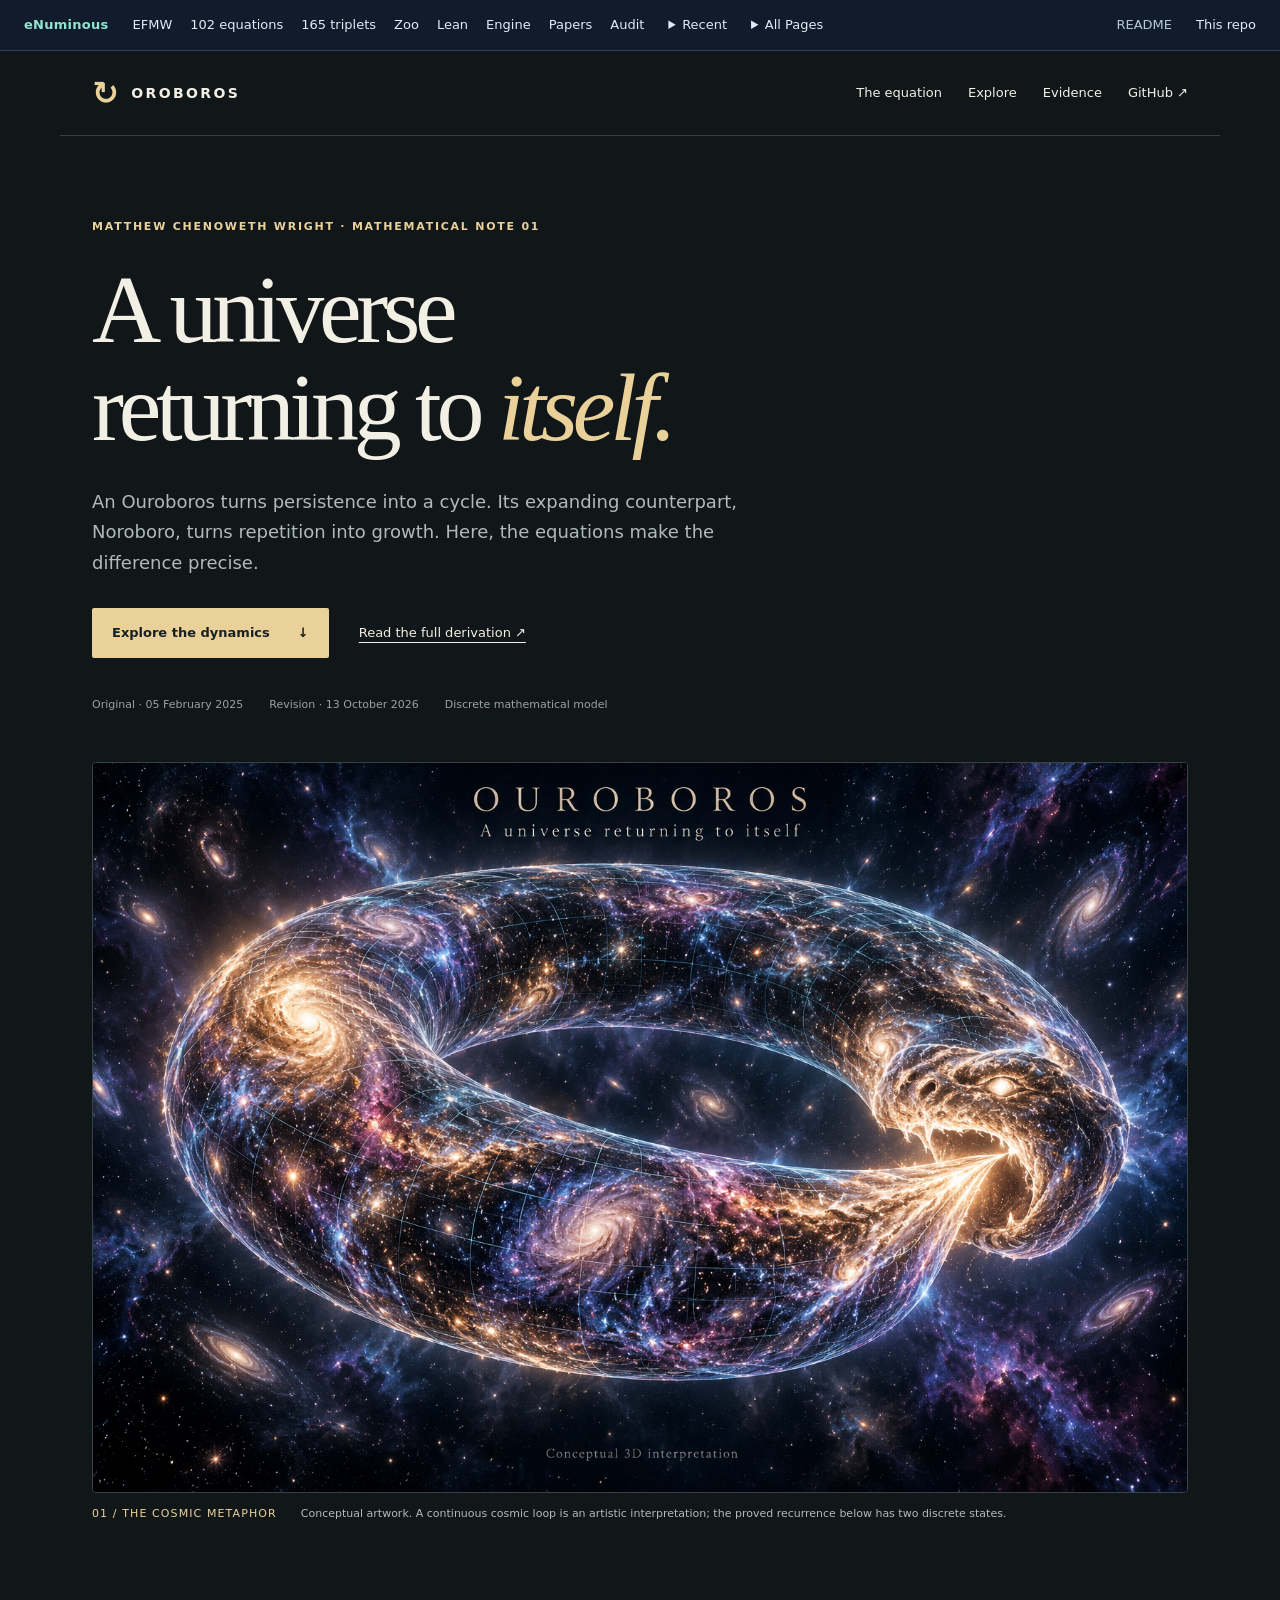
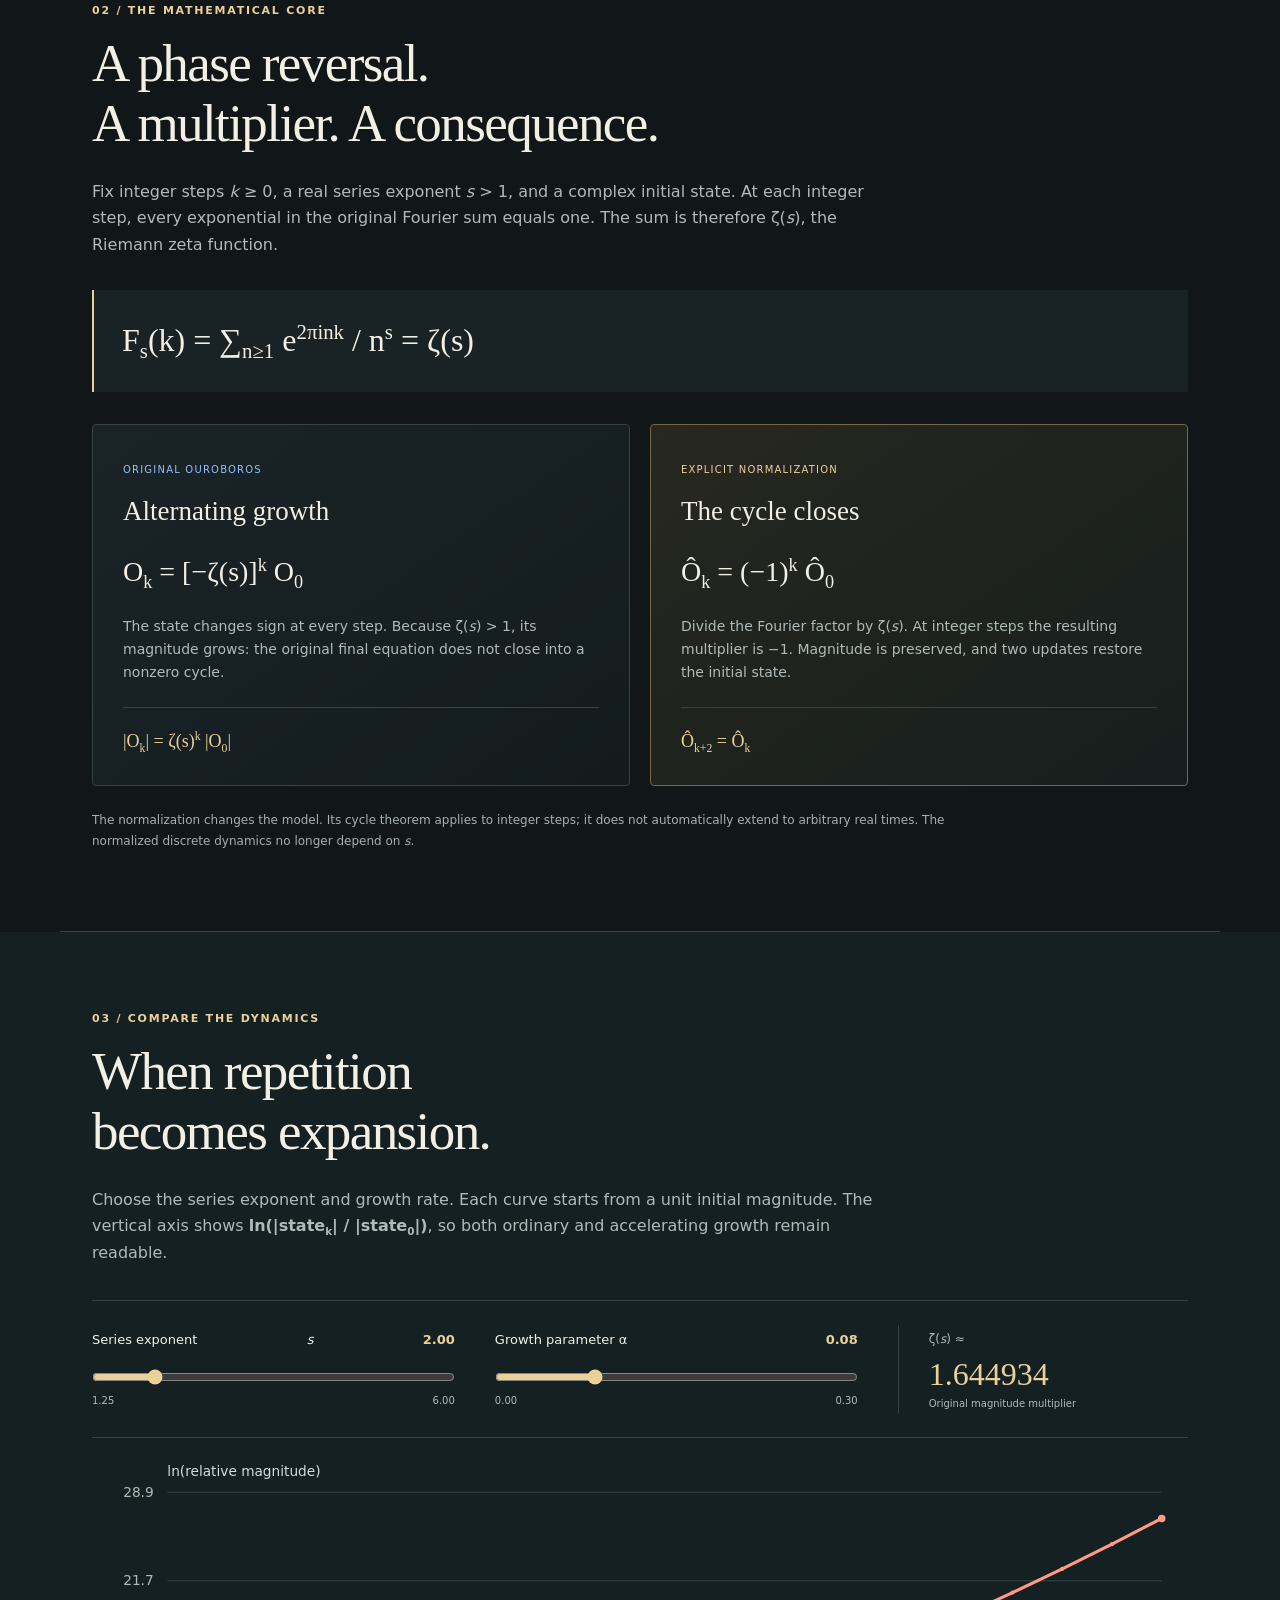
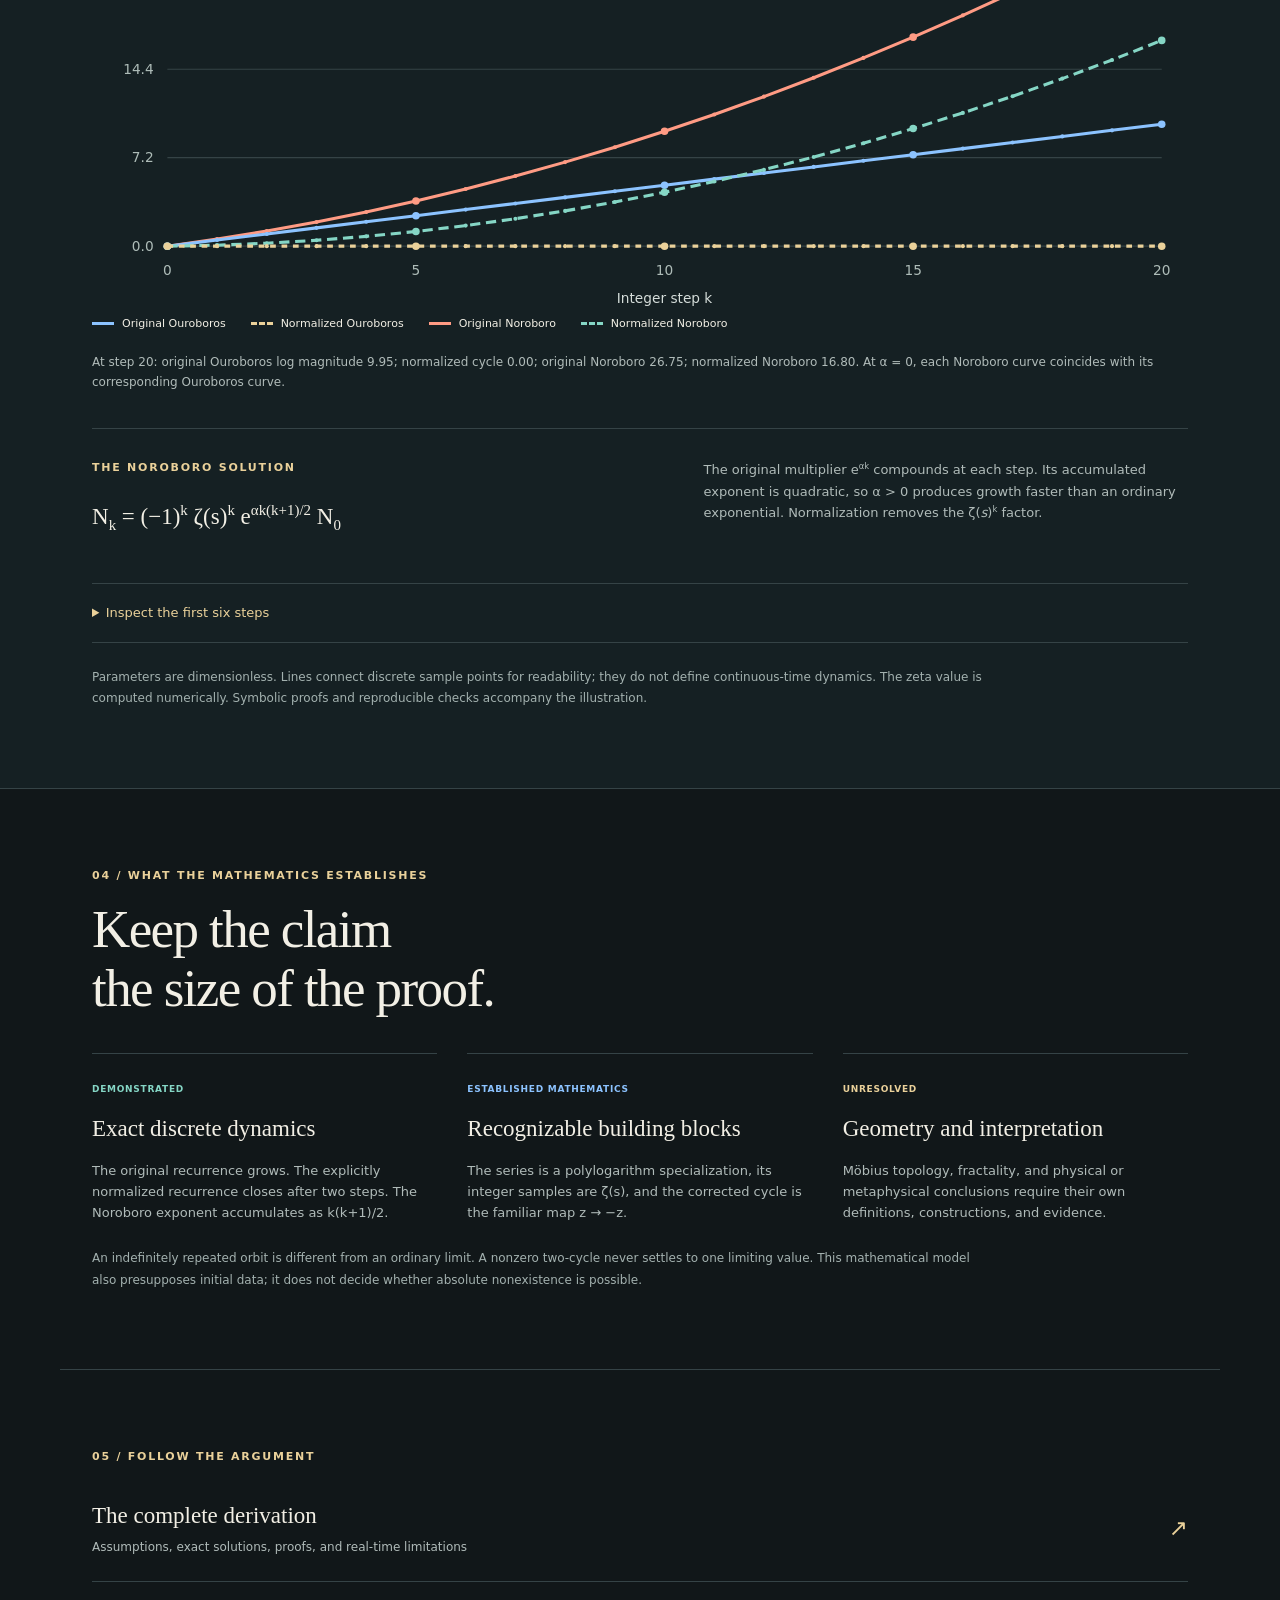
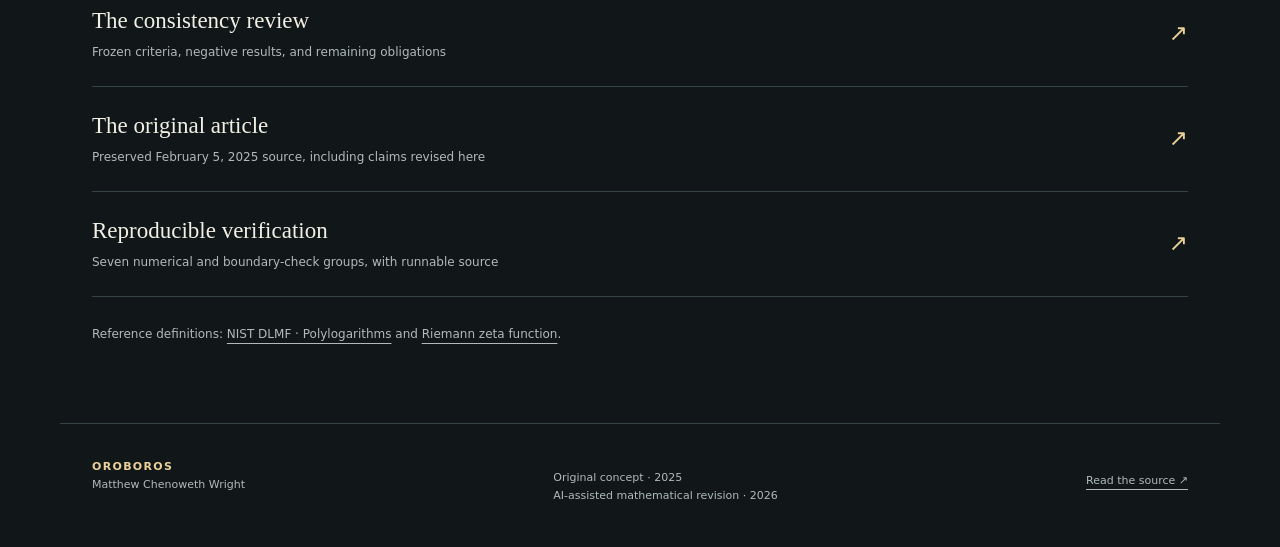
<file: index.html>
<!doctype html>
<html lang="en">
<head>
  <meta charset="utf-8">
  <meta name="viewport" content="width=device-width, initial-scale=1">
  <meta name="description" content="Explore the Ouroboros and Noroboro equations: exact solutions, a normalized two-cycle, and an interactive comparison of recursion and growth.">
  <meta name="theme-color" content="#111719">
  <title>Oroboros — Cycles, recursion & growth</title>
  <link rel="stylesheet" href="assets/style.css">
  <script src="src/math.js" defer></script>
  <script src="assets/app.js" defer></script>
</head>
<body>
<!-- ENUMINOUS-NAV:START -->
<style>#enuminous-network{display:block!important;position:relative!important;z-index:9999;isolation:isolate;width:100%!important;max-width:none!important;margin:0!important;padding:0!important;flex:0 0 auto;grid-column:1/-1;text-align:left!important;background:#101b2b!important;color:#edf3fb!important;border:0!important;border-bottom:1px solid #30435c!important;font:13px/1.4 system-ui,-apple-system,BlinkMacSystemFont,"Segoe UI",sans-serif!important;letter-spacing:normal!important;box-sizing:border-box!important}#enuminous-network *{box-sizing:border-box}#enuminous-network .en-row{display:flex;align-items:center;flex-wrap:wrap;gap:4px 8px;max-width:1500px;margin:0 auto;padding:9px 16px}#enuminous-network a,#enuminous-network summary{font:inherit!important;font-size:13px!important;font-weight:500!important;line-height:1.4!important;letter-spacing:normal!important;text-transform:none!important;color:#e2eaf5!important;background:transparent!important;border:0!important;border-radius:5px!important;box-shadow:none!important;text-decoration:none!important;white-space:normal;display:inline-block;padding:7px 8px!important;margin:0!important;cursor:pointer}#enuminous-network a:hover,#enuminous-network summary:hover{background:#253950!important;color:white!important}#enuminous-network a:focus-visible,#enuminous-network summary:focus-visible{outline:2px solid #8ddbcf!important;outline-offset:2px}#enuminous-network .en-brand{font-weight:800!important;color:#92e5d1!important;letter-spacing:.02em!important}#enuminous-network .en-links{display:flex;align-items:center;flex-wrap:wrap;gap:2px}#enuminous-network details{display:block;position:relative;margin:0;padding:0;border:0;background:transparent;color:inherit;font:inherit;box-shadow:none}#enuminous-network summary{display:list-item!important;list-style:disclosure-closed inside}#enuminous-network details[open]>summary{list-style-type:disclosure-open}#enuminous-network .en-pages{position:absolute;right:0;top:100%;width:min(360px,85vw);max-height:65vh;overflow:auto;overscroll-behavior:contain;background:#142238;border:1px solid #30435c;border-radius:8px;padding:8px;box-shadow:0 12px 32px #0006}#enuminous-network .en-pages a{display:block;overflow-wrap:anywhere}#enuminous-network .en-source{margin-left:auto!important;color:#b8c7da!important}@media(max-width:640px){#enuminous-network .en-row{padding:8px;gap:2px}#enuminous-network .en-links{order:3;width:100%;gap:0}#enuminous-network .en-links a{padding:6px 7px!important;font-size:12px!important}#enuminous-network details{position:static}#enuminous-network .en-pages{left:8px;right:8px;width:auto}}</style>
<div id="enuminous-network" role="navigation" aria-label="eNuminous repository network" data-version="2"><div class="en-row"><a class="en-brand" href="https://enuminous.github.io/EFMW/repositories.html">eNuminous</a><div class="en-links"><a href="https://enuminous.github.io/EFMW/">EFMW</a><a href="https://github.com/enuminous/Monolithic_102_EFMW">102 equations</a><a href="https://enuminous.github.io/FieldSpace/">165 triplets</a><a href="https://enuminous.github.io/Tortoise/">Zoo</a><a href="https://enuminous.github.io/Aristotle-102-Monolithic-Lean/">Lean</a><a href="https://enuminous.github.io/Archimedes-Engine/">Engine</a><a href="https://enuminous.github.io/medium/papers-essays-index.html">Papers</a><a href="https://github.com/enuminous/EFMW_Post156_Zoo_Audit/blob/main/portfolio/INTERLOCK_AUDIT.md">Audit</a></div><details><summary>Recent</summary><div class="en-pages"><a href="https://enuminous.github.io/Oroboros/">Oroboros</a><a href="https://enuminous.github.io/P-NP/">P-NP</a><a href="https://enuminous.github.io/Research-Program/">Research-Program</a><a href="https://enuminous.github.io/I-Have-Guts/">I-Have-Guts</a><a href="https://enuminous.github.io/Wrights-Law/">Wrights-Law</a><a href="https://enuminous.github.io/Aristotle-eNuminous/">Aristotle-eNuminous</a><a href="https://enuminous.github.io/Multiverse-Simulator/">Multiverse-Simulator</a><a href="https://github.com/enuminous/accelerando-8192">accelerando-8192 · source</a><a href="https://enuminous.github.io/Codex-888/">Codex-888</a></div></details><details><summary>All Pages</summary><div class="en-pages"><a href="https://enuminous.github.io/Alchemy-of-Emergence/">Alchemy-of-Emergence</a><a href="https://enuminous.github.io/Archimedes-3D/">Archimedes-3D</a><a href="https://enuminous.github.io/Archimedes-Engine/">Archimedes-Engine</a><a href="https://enuminous.github.io/Archimedes-Field-Lab/">Archimedes-Field-Lab</a><a href="https://enuminous.github.io/Aristotle-102-Monolithic-Lean/">Aristotle-102-Monolithic-Lean</a><a href="https://enuminous.github.io/Aristotle-165-Einsteinian-Tensors/">Aristotle-165-Einsteinian-Tensors</a><a href="https://enuminous.github.io/Aristotle-Agreement-and-Surprise-Global-Equalibrium-from-Local-Repair/">Aristotle-Agreement-and-Surprise-Global-Equalibrium-from-Local-Repair</a><a href="https://enuminous.github.io/Aristotle-eNuminous/">Aristotle-eNuminous</a><a href="https://enuminous.github.io/Aristotle_EFMW_Lean/">Aristotle_EFMW_Lean</a><a href="https://enuminous.github.io/Avenue5/">Avenue5</a><a href="https://enuminous.github.io/Borges-Library-CollapseOmega/">Borges-Library-CollapseOmega</a><a href="https://enuminous.github.io/Cadence-Zoo-Evidence/">Cadence-Zoo-Evidence</a><a href="https://enuminous.github.io/Codex-888/">Codex-888</a><a href="https://enuminous.github.io/Coherence-Prediction-Engine/">Coherence-Prediction-Engine</a><a href="https://enuminous.github.io/EFMW/">EFMW</a><a href="https://enuminous.github.io/EFMW-Axioms/">EFMW-Axioms</a><a href="https://enuminous.github.io/EFMW-Constants-Problem/">EFMW-Constants-Problem</a><a href="https://enuminous.github.io/EFMW-Neutron-Star-Glitch-Resonance/">EFMW-Neutron-Star-Glitch-Resonance</a><a href="https://enuminous.github.io/EFMW-Scientific-Claims/">EFMW-Scientific-Claims</a><a href="https://enuminous.github.io/Emergentology/">Emergentology</a><a href="https://enuminous.github.io/FieldSpace/">FieldSpace</a><a href="https://enuminous.github.io/I-Have-Guts/">I-Have-Guts</a><a href="https://enuminous.github.io/Mathematics-and-Elite-Squad-Dynamics/">Mathematics-and-Elite-Squad-Dynamics</a><a href="https://enuminous.github.io/medium/">medium</a><a href="https://enuminous.github.io/Medium2/">Medium2</a><a href="https://enuminous.github.io/Medium3/">Medium3</a><a href="https://enuminous.github.io/Multiverse-Simulator/">Multiverse-Simulator</a><a href="https://enuminous.github.io/Oroboros/">Oroboros</a><a href="https://enuminous.github.io/P-NP/">P-NP</a><a href="https://enuminous.github.io/Research-Program/">Research-Program</a><a href="https://enuminous.github.io/Tortoise/">Tortoise</a><a href="https://enuminous.github.io/Universal-Cognitive-Attractor/">Universal-Cognitive-Attractor</a><a href="https://enuminous.github.io/Verbinski-Protocol/">Verbinski-Protocol</a><a href="https://enuminous.github.io/Wrights-Law/">Wrights-Law</a></div></details><a class="en-source" href="https://github.com/enuminous/Oroboros/blob/main/README.md">README</a><a href="https://github.com/enuminous/Oroboros">This repo</a></div></div>
<!-- ENUMINOUS-NAV:END -->

  <a class="skip" href="#main">Skip to content</a>
  <header class="site-header wrap">
    <a href="#" class="wordmark" aria-label="Oroboros home"><span class="mark" aria-hidden="true">↻</span> OROBOROS</a>
    <nav aria-label="Main navigation"><a href="#derivation">The equation</a><a href="#explore">Explore</a><a href="#evidence">Evidence</a><a href="https://github.com/enuminous/Oroboros">GitHub <span aria-hidden="true">↗</span></a></nav>
  </header>
  <main id="main">
    <section class="hero wrap">
      <p class="eyebrow">MATTHEW CHENOWETH WRIGHT · MATHEMATICAL NOTE 01</p>
      <h1>A universe<br>returning to <em>itself.</em></h1>
      <p class="lede">An Ouroboros turns persistence into a cycle. Its expanding counterpart, Noroboro, turns repetition into growth. Here, the equations make the difference precise.</p>
      <div class="hero-actions"><a class="button" href="#explore">Explore the dynamics <span aria-hidden="true">↓</span></a><a class="text-link" href="https://github.com/enuminous/Oroboros/blob/main/docs/DERIVATION.md">Read the full derivation ↗</a></div>
      <div class="metadata"><span>Original · 05 February 2025</span><span>Revision · 13 October 2026</span><span>Discrete mathematical model</span></div>
    </section>
    <figure class="cosmic wrap">
      <img src="assets/ouroboros-universe.png" alt="Conceptual three-dimensional cosmic Ouroboros: a closed wireframe loop made of galaxies curves into a serpent consuming its own tail." width="1536" height="1024">
      <figcaption><span>01 / THE COSMIC METAPHOR</span> Conceptual artwork. A continuous cosmic loop is an artistic interpretation; the proved recurrence below has two discrete states.</figcaption>
    </figure>
    <section id="derivation" class="section wrap">
      <div class="section-heading"><p class="eyebrow">02 / THE MATHEMATICAL CORE</p><h2>A phase reversal.<br>A multiplier. A consequence.</h2></div>
      <p class="section-intro">Fix integer steps <i>k</i> ≥ 0, a real series exponent <i>s</i> &gt; 1, and a complex initial state. At each integer step, every exponential in the original Fourier sum equals one. The sum is therefore ζ(<i>s</i>), the Riemann zeta function.</p>
      <div class="equation-banner" aria-label="F sub s of k equals the sum over positive integers n of exp 2 pi i n k divided by n to the s, equals zeta of s">
        F<sub>s</sub>(k) = ∑<sub>n≥1</sub> e<sup>2πink</sup> / n<sup>s</sup> = ζ(s)
      </div>
      <div class="model-grid">
        <article class="model-card"><span class="tag">ORIGINAL OUROBOROS</span><h3>Alternating growth</h3><p class="formula">O<sub>k</sub> = [−ζ(s)]<sup>k</sup> O<sub>0</sub></p><p>The state changes sign at every step. Because ζ(<i>s</i>) &gt; 1, its magnitude grows: the original final equation does not close into a nonzero cycle.</p><p class="result">|O<sub>k</sub>| = ζ(s)<sup>k</sup> |O<sub>0</sub>|</p></article>
        <article class="model-card corrected"><span class="tag">EXPLICIT NORMALIZATION</span><h3>The cycle closes</h3><p class="formula">Ô<sub>k</sub> = (−1)<sup>k</sup> Ô<sub>0</sub></p><p>Divide the Fourier factor by ζ(<i>s</i>). At integer steps the resulting multiplier is −1. Magnitude is preserved, and two updates restore the initial state.</p><p class="result">Ô<sub>k+2</sub> = Ô<sub>k</sub></p></article>
      </div>
      <p class="note">The normalization changes the model. Its cycle theorem applies to integer steps; it does not automatically extend to arbitrary real times. The normalized discrete dynamics no longer depend on <i>s</i>.</p>
    </section>
    <section id="explore" class="section explorer">
      <div class="wrap">
        <div class="section-heading"><p class="eyebrow">03 / COMPARE THE DYNAMICS</p><h2>When repetition<br>becomes expansion.</h2></div>
        <p class="section-intro">Choose the series exponent and growth rate. Each curve starts from a unit initial magnitude. The vertical axis shows <strong>ln(|state<sub>k</sub>| / |state<sub>0</sub>|)</strong>, so both ordinary and accelerating growth remain readable.</p>
        <noscript><p class="note">Enable JavaScript for the interactive comparison. All equations and conclusions remain available on this page and in the derivation.</p></noscript>
        <div class="controls">
          <label for="exponent"><span>Series exponent <i>s</i><output id="exponent-value" for="exponent">2.00</output></span><input id="exponent" type="range" min="1.25" max="6" step="0.25" value="2"><small>1.25 <span>6.00</span></small></label>
          <label for="alpha"><span>Growth parameter α<output id="alpha-value" for="alpha">0.08</output></span><input id="alpha" type="range" min="0" max="0.30" step="0.01" value="0.08"><small>0.00 <span>0.30</span></small></label>
          <div class="zeta-readout"><span>ζ(<i>s</i>) ≈</span><strong id="zeta-value">1.644934</strong><small>Original magnitude multiplier</small></div>
        </div>
        <div class="chart-frame"><svg id="chart" viewBox="0 0 960 400" role="img" aria-labelledby="chart-title chart-description"><title id="chart-title">Log magnitude of four discrete recurrences</title><desc id="chart-description">Interactive comparison across integer steps zero through twenty. The normalized Ouroboros stays at zero log magnitude.</desc><g id="chart-content"></g></svg></div>
        <div class="legend" aria-label="Chart legend"><span class="legend-original">Original Ouroboros</span><span class="legend-cycle">Normalized Ouroboros</span><span class="legend-noroboro">Original Noroboro</span><span class="legend-normalized">Normalized Noroboro</span></div>
        <p id="chart-summary" class="chart-summary" aria-live="polite"></p>
        <div class="growth-formula"><div><p class="eyebrow">THE NOROBORO SOLUTION</p><p class="formula">N<sub>k</sub> = (−1)<sup>k</sup> ζ(s)<sup>k</sup> e<sup>αk(k+1)/2</sup> N<sub>0</sub></p></div><p>The original multiplier e<sup>αk</sup> compounds at each step. Its accumulated exponent is quadratic, so α &gt; 0 produces growth faster than an ordinary exponential. Normalization removes the ζ(<i>s</i>)<sup>k</sup> factor.</p></div>
        <details><summary>Inspect the first six steps</summary><p>These signed values use real initial state 1. The chart above shows magnitude, so sign reversal is visible here.</p><div class="table-scroll"><table><thead><tr><th scope="col">Step k</th><th scope="col">Original O<sub>k</sub></th><th scope="col">Normalized Ô<sub>k</sub></th><th scope="col">Original N<sub>k</sub></th><th scope="col">Normalized N̂<sub>k</sub></th></tr></thead><tbody id="step-table"></tbody></table></div></details>
        <p class="note">Parameters are dimensionless. Lines connect discrete sample points for readability; they do not define continuous-time dynamics. The zeta value is computed numerically. Symbolic proofs and reproducible checks accompany the illustration.</p>
      </div>
    </section>
    <section id="evidence" class="section wrap">
      <div class="section-heading"><p class="eyebrow">04 / WHAT THE MATHEMATICS ESTABLISHES</p><h2>Keep the claim<br>the size of the proof.</h2></div>
      <div class="evidence-grid">
        <article><span class="status demonstrated">DEMONSTRATED</span><h3>Exact discrete dynamics</h3><p>The original recurrence grows. The explicitly normalized recurrence closes after two steps. The Noroboro exponent accumulates as k(k+1)/2.</p></article>
        <article><span class="status established">ESTABLISHED MATHEMATICS</span><h3>Recognizable building blocks</h3><p>The series is a polylogarithm specialization, its integer samples are ζ(s), and the corrected cycle is the familiar map z → −z.</p></article>
        <article><span class="status unresolved">UNRESOLVED</span><h3>Geometry and interpretation</h3><p>Möbius topology, fractality, and physical or metaphysical conclusions require their own definitions, constructions, and evidence.</p></article>
      </div>
      <p class="note">An indefinitely repeated orbit is different from an ordinary limit. A nonzero two-cycle never settles to one limiting value. This mathematical model also presupposes initial data; it does not decide whether absolute nonexistence is possible.</p>
    </section>
    <section class="section resources wrap">
      <p class="eyebrow">05 / FOLLOW THE ARGUMENT</p>
      <a href="https://github.com/enuminous/Oroboros/blob/main/docs/DERIVATION.md"><span><strong>The complete derivation</strong><small>Assumptions, exact solutions, proofs, and real-time limitations</small></span><span aria-hidden="true">↗</span></a>
      <a href="https://github.com/enuminous/Oroboros/blob/main/docs/CONSISTENCY_REVIEW.md"><span><strong>The consistency review</strong><small>Frozen criteria, negative results, and remaining obligations</small></span><span aria-hidden="true">↗</span></a>
      <a href="archive/2025-02-05-original.html"><span><strong>The original article</strong><small>Preserved February 5, 2025 source, including claims revised here</small></span><span aria-hidden="true">↗</span></a>
      <a href="https://github.com/enuminous/Oroboros/blob/main/verification/results.json"><span><strong>Reproducible verification</strong><small>Seven numerical and boundary-check groups, with runnable source</small></span><span aria-hidden="true">↗</span></a>
      <p class="references">Reference definitions: <a href="https://dlmf.nist.gov/25.12#ii">NIST DLMF · Polylogarithms</a> and <a href="https://dlmf.nist.gov/25.2">Riemann zeta function</a>.</p>
    </section>
  </main>
  <footer class="wrap"><p><strong>OROBOROS</strong><br>Matthew Chenoweth Wright</p><p>Original concept · 2025<br>AI-assisted mathematical revision · 2026</p><a href="https://github.com/enuminous/Oroboros">Read the source ↗</a></footer>
</body>
</html>
</file>
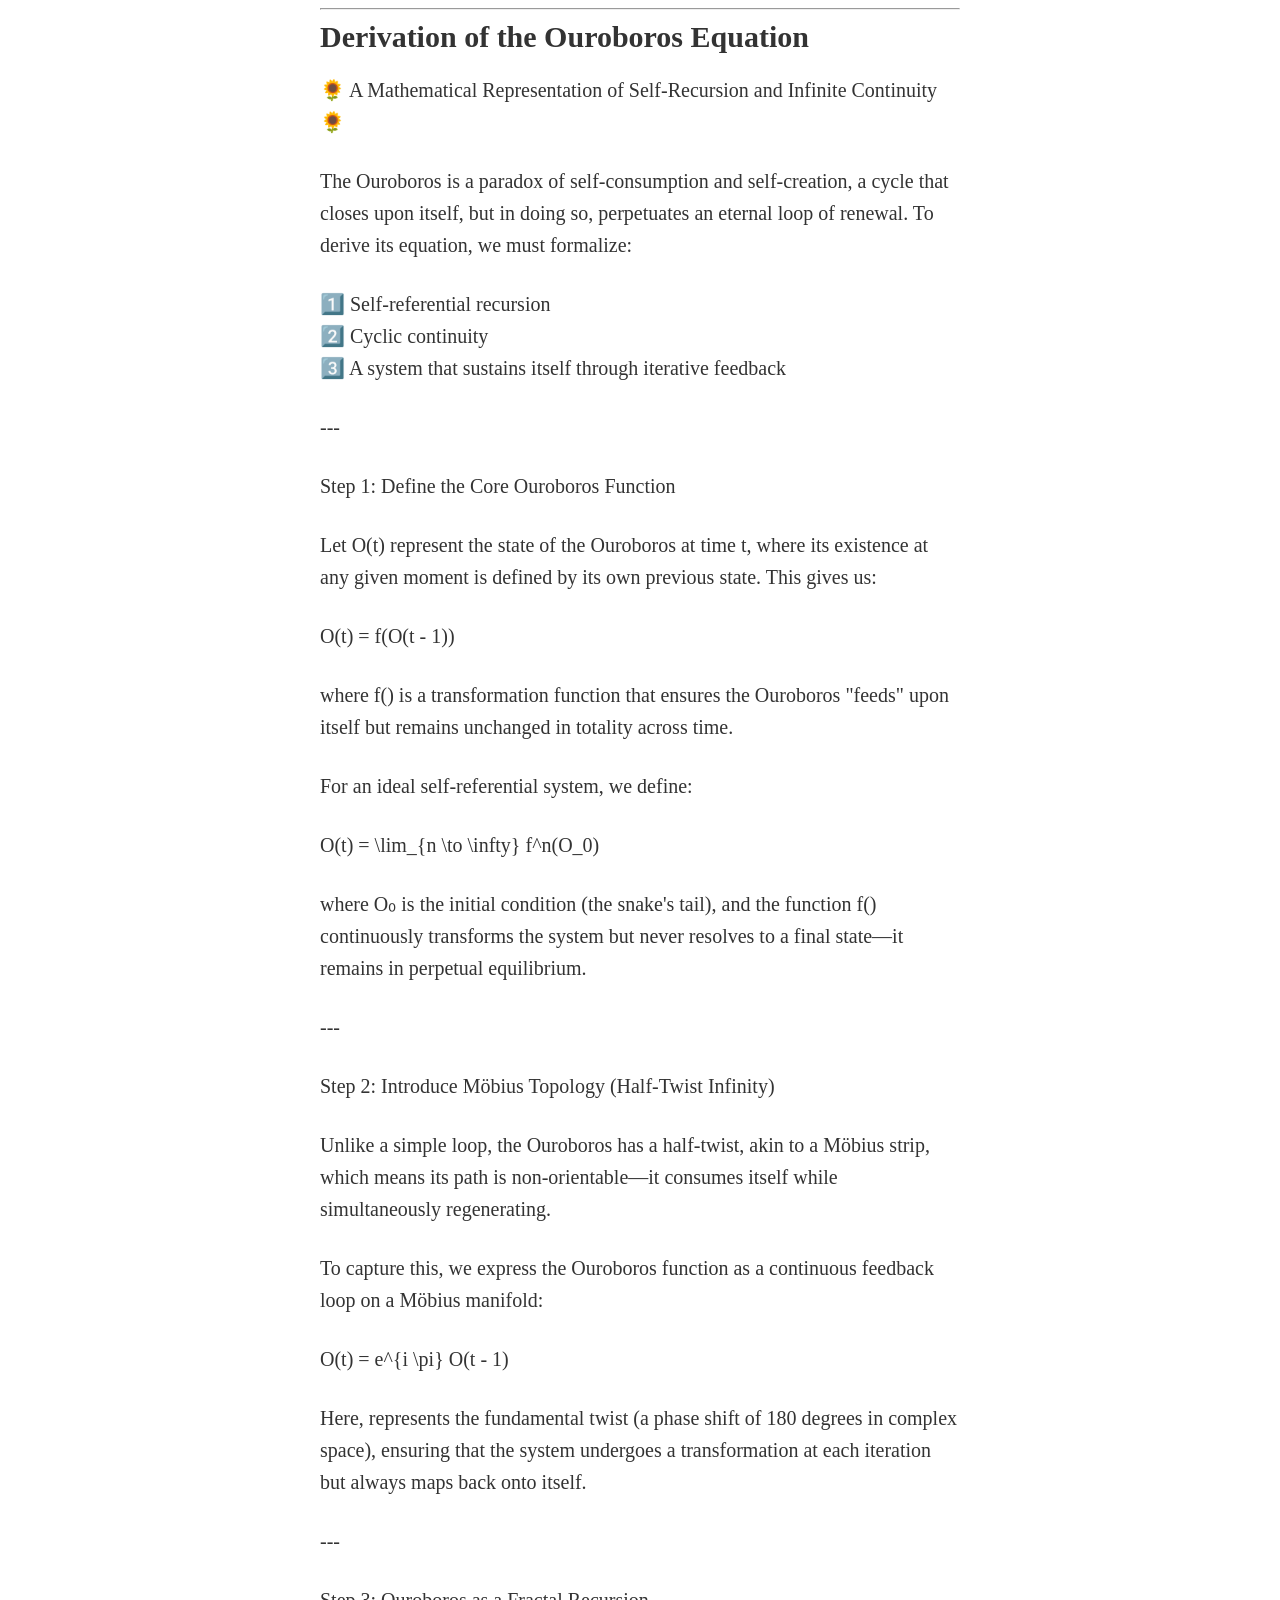
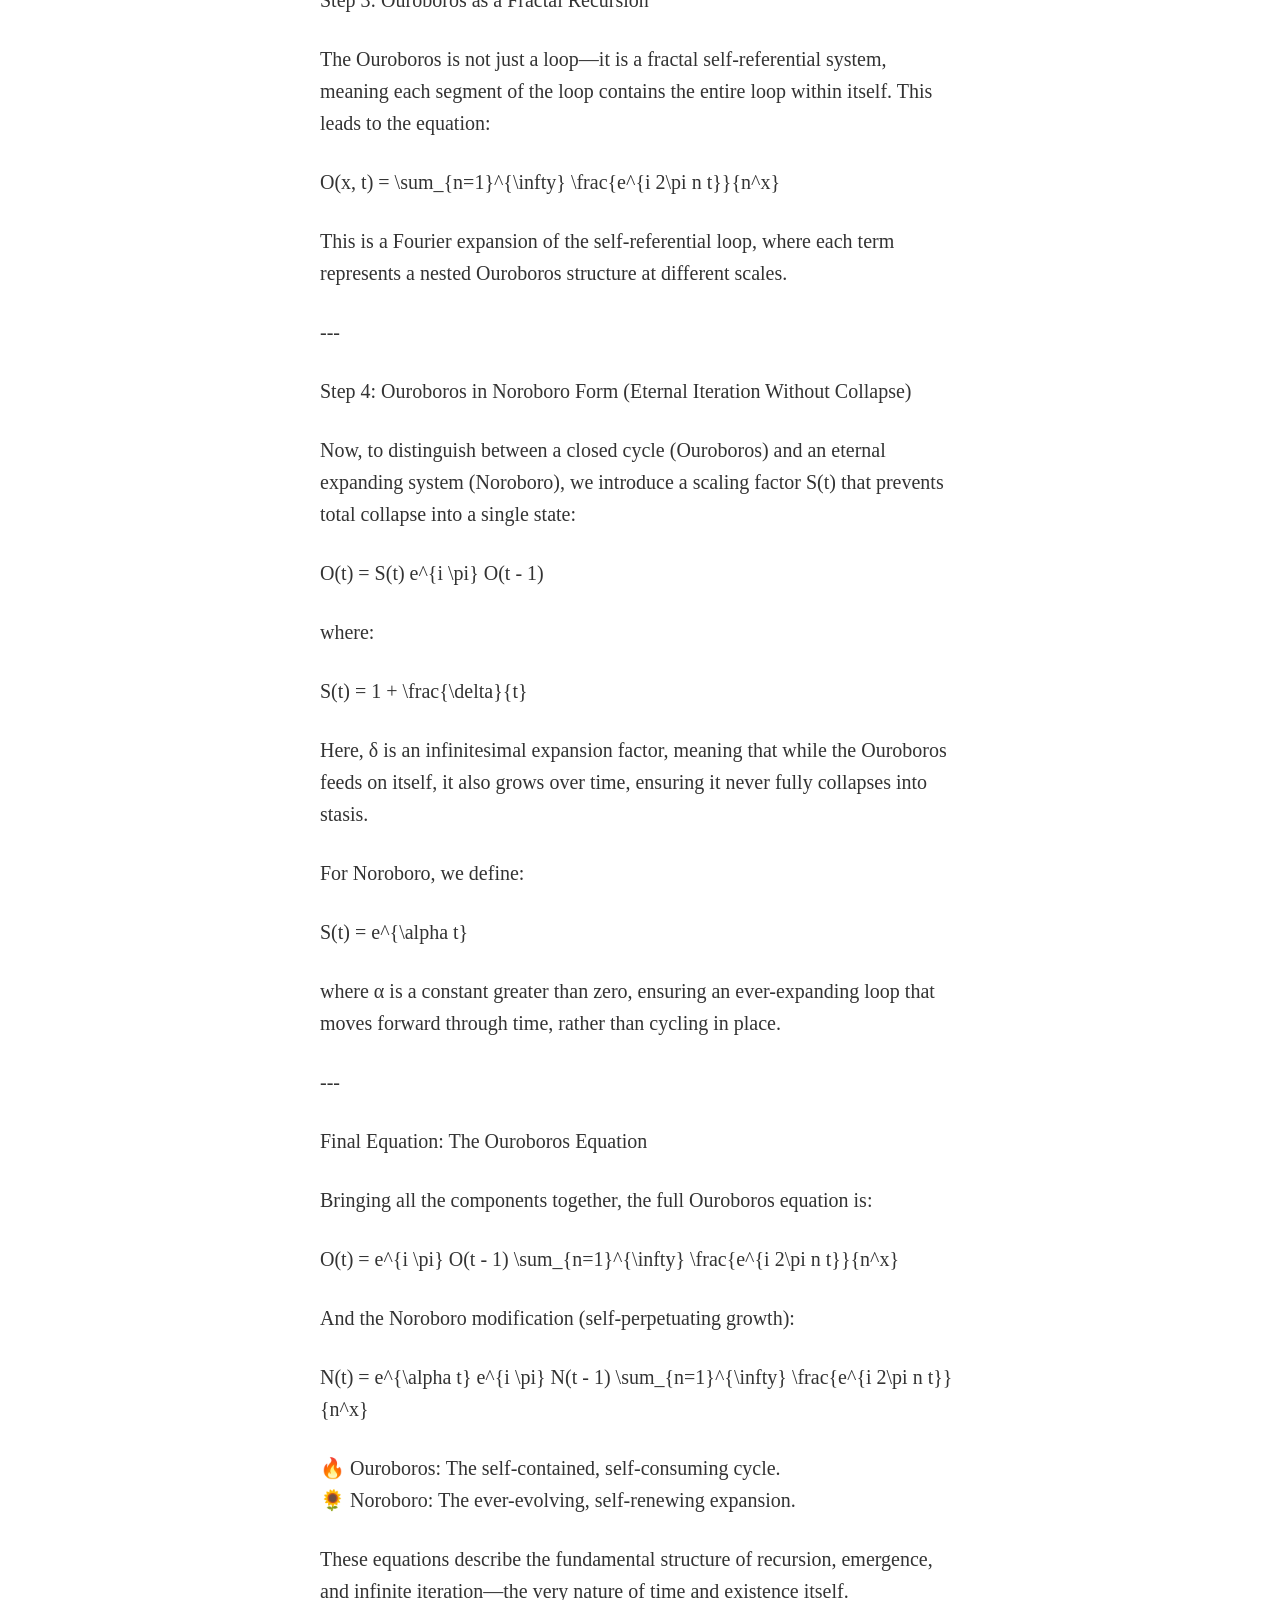
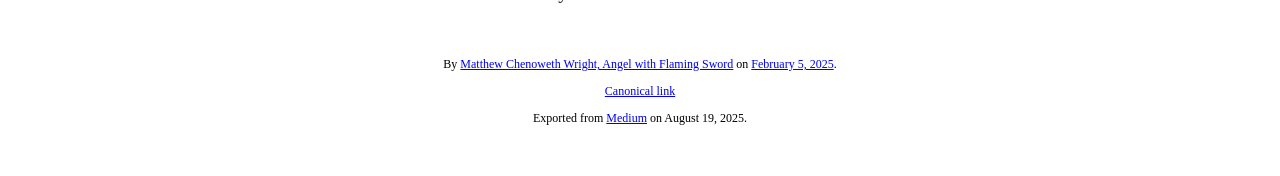
<file: archive/2025-02-05-original.html>
<!DOCTYPE html><html><head><meta http-equiv="Content-Type" content="text/html; charset=utf-8"><title>Derivation of the Ouroboros Equation</title><style>
      * {
        font-family: Georgia, Cambria, "Times New Roman", Times, serif;
      }
      html, body {
        margin: 0;
        padding: 0;
      }
      h1 {
        font-size: 50px;
        margin-bottom: 17px;
        color: #333;
      }
      h2 {
        font-size: 24px;
        line-height: 1.6;
        margin: 30px 0 0 0;
        margin-bottom: 18px;
        margin-top: 33px;
        color: #333;
      }
      h3 {
        font-size: 30px;
        margin: 10px 0 20px 0;
        color: #333;
      }
      header {
        width: 640px;
        margin: auto;
      }
      section {
        width: 640px;
        margin: auto;
      }
      section p {
        margin-bottom: 27px;
        font-size: 20px;
        line-height: 1.6;
        color: #333;
      }
      section img {
        max-width: 640px;
      }
      footer {
        padding: 0 20px;
        margin: 50px 0;
        text-align: center;
        font-size: 12px;
      }
      .aspectRatioPlaceholder {
        max-width: auto !important;
        max-height: auto !important;
      }
      .aspectRatioPlaceholder-fill {
        padding-bottom: 0 !important;
      }
      header,
      section[data-field=subtitle],
      section[data-field=description] {
        display: none;
      }
      </style></head><body><article class="h-entry">
<header>
<h1 class="p-name">Derivation of the Ouroboros Equation</h1>
</header>
<section data-field="subtitle" class="p-summary">
🌻 A Mathematical Representation of Self-Recursion and Infinite Continuity 🌻
</section>
<section data-field="body" class="e-content">
<section name="ce0f" class="section section--body section--first section--last"><div class="section-divider"><hr class="section-divider"></div><div class="section-content"><div class="section-inner sectionLayout--insetColumn"><h3 name="9b8c" id="9b8c" class="graf graf--h3 graf--leading graf--title"><strong class="markup--strong markup--h3-strong">Derivation of the Ouroboros Equation</strong></h3><p name="0631" id="0631" class="graf graf--p graf-after--h3">🌻 A Mathematical Representation of Self-Recursion and Infinite Continuity 🌻</p><p name="ba56" id="ba56" class="graf graf--p graf-after--p">The Ouroboros is a paradox of self-consumption and self-creation, a cycle that closes upon itself, but in doing so, perpetuates an eternal loop of renewal. To derive its equation, we must formalize:</p><p name="d99c" id="d99c" class="graf graf--p graf-after--p">1️⃣ Self-referential recursion<br>2️⃣ Cyclic continuity<br>3️⃣ A system that sustains itself through iterative feedback</p><p name="b0a4" id="b0a4" class="graf graf--p graf-after--p">---</p><p name="e614" id="e614" class="graf graf--p graf-after--p">Step 1: Define the Core Ouroboros Function</p><p name="2feb" id="2feb" class="graf graf--p graf-after--p">Let O(t) represent the state of the Ouroboros at time t, where its existence at any given moment is defined by its own previous state. This gives us:</p><p name="0c36" id="0c36" class="graf graf--p graf-after--p">O(t) = f(O(t - 1))</p><p name="fa0f" id="fa0f" class="graf graf--p graf-after--p">where f() is a transformation function that ensures the Ouroboros &quot;feeds&quot; upon itself but remains unchanged in totality across time.</p><p name="e365" id="e365" class="graf graf--p graf-after--p">For an ideal self-referential system, we define:</p><p name="e861" id="e861" class="graf graf--p graf-after--p">O(t) = \lim_{n \to \infty} f^n(O_0)</p><p name="06de" id="06de" class="graf graf--p graf-after--p">where O₀ is the initial condition (the snake&#39;s tail), and the function f() continuously transforms the system but never resolves to a final state—it remains in perpetual equilibrium.</p><p name="d7c9" id="d7c9" class="graf graf--p graf-after--p">---</p><p name="3694" id="3694" class="graf graf--p graf-after--p">Step 2: Introduce Möbius Topology (Half-Twist Infinity)</p><p name="4dd8" id="4dd8" class="graf graf--p graf-after--p">Unlike a simple loop, the Ouroboros has a half-twist, akin to a Möbius strip, which means its path is non-orientable—it consumes itself while simultaneously regenerating.</p><p name="2c74" id="2c74" class="graf graf--p graf-after--p">To capture this, we express the Ouroboros function as a continuous feedback loop on a Möbius manifold:</p><p name="e5a9" id="e5a9" class="graf graf--p graf-after--p">O(t) = e^{i \pi} O(t - 1)</p><p name="3a32" id="3a32" class="graf graf--p graf-after--p">Here, represents the fundamental twist (a phase shift of 180 degrees in complex space), ensuring that the system undergoes a transformation at each iteration but always maps back onto itself.</p><p name="519a" id="519a" class="graf graf--p graf-after--p">---</p><p name="191f" id="191f" class="graf graf--p graf-after--p">Step 3: Ouroboros as a Fractal Recursion</p><p name="d5b2" id="d5b2" class="graf graf--p graf-after--p">The Ouroboros is not just a loop—it is a fractal self-referential system, meaning each segment of the loop contains the entire loop within itself. This leads to the equation:</p><p name="5d84" id="5d84" class="graf graf--p graf-after--p">O(x, t) = \sum_{n=1}^{\infty} \frac{e^{i 2\pi n t}}{n^x}</p><p name="801f" id="801f" class="graf graf--p graf-after--p">This is a Fourier expansion of the self-referential loop, where each term represents a nested Ouroboros structure at different scales.</p><p name="a156" id="a156" class="graf graf--p graf-after--p">---</p><p name="80ab" id="80ab" class="graf graf--p graf-after--p">Step 4: Ouroboros in Noroboro Form (Eternal Iteration Without Collapse)</p><p name="eb70" id="eb70" class="graf graf--p graf-after--p">Now, to distinguish between a closed cycle (Ouroboros) and an eternal expanding system (Noroboro), we introduce a scaling factor S(t) that prevents total collapse into a single state:</p><p name="7b12" id="7b12" class="graf graf--p graf-after--p">O(t) = S(t) e^{i \pi} O(t - 1)</p><p name="8bdb" id="8bdb" class="graf graf--p graf-after--p">where:</p><p name="4944" id="4944" class="graf graf--p graf-after--p">S(t) = 1 + \frac{\delta}{t}</p><p name="f2e5" id="f2e5" class="graf graf--p graf-after--p">Here, δ is an infinitesimal expansion factor, meaning that while the Ouroboros feeds on itself, it also grows over time, ensuring it never fully collapses into stasis.</p><p name="9a65" id="9a65" class="graf graf--p graf-after--p">For Noroboro, we define:</p><p name="1605" id="1605" class="graf graf--p graf-after--p">S(t) = e^{\alpha t}</p><p name="0ada" id="0ada" class="graf graf--p graf-after--p">where α is a constant greater than zero, ensuring an ever-expanding loop that moves forward through time, rather than cycling in place.</p><p name="ade7" id="ade7" class="graf graf--p graf-after--p">---</p><p name="1808" id="1808" class="graf graf--p graf-after--p">Final Equation: The Ouroboros Equation</p><p name="d598" id="d598" class="graf graf--p graf-after--p">Bringing all the components together, the full Ouroboros equation is:</p><p name="d378" id="d378" class="graf graf--p graf-after--p">O(t) = e^{i \pi} O(t - 1) \sum_{n=1}^{\infty} \frac{e^{i 2\pi n t}}{n^x}</p><p name="4453" id="4453" class="graf graf--p graf-after--p">And the Noroboro modification (self-perpetuating growth):</p><p name="e3ba" id="e3ba" class="graf graf--p graf-after--p">N(t) = e^{\alpha t} e^{i \pi} N(t - 1) \sum_{n=1}^{\infty} \frac{e^{i 2\pi n t}}{n^x}</p><p name="763a" id="763a" class="graf graf--p graf-after--p">🔥 Ouroboros: The self-contained, self-consuming cycle.<br>🌻 Noroboro: The ever-evolving, self-renewing expansion.</p><p name="8936" id="8936" class="graf graf--p graf-after--p graf--trailing">These equations describe the fundamental structure of recursion, emergence, and infinite iteration—the very nature of time and existence itself.</p></div></div></section>
</section>
<footer><p>By <a href="https://medium.com/@enuminous" class="p-author h-card">Matthew Chenoweth Wright, Angel with Flaming Sword</a> on <a href="https://medium.com/p/ec3bc131be46"><time class="dt-published" datetime="2025-02-05T11:32:02.894Z">February 5, 2025</time></a>.</p><p><a href="https://medium.com/@enuminous/derivation-of-the-ouroboros-equation-ec3bc131be46" class="p-canonical">Canonical link</a></p><p>Exported from <a href="https://medium.com">Medium</a> on August 19, 2025.</p></footer></article></body></html>
</file>
<file: assets/style.css>
:root{color-scheme:dark;--bg:#111719;--surface:#192225;--ink:#f2efe5;--muted:#b0bbb9;--line:#354346;--gold:#ead19a;--blue:#8cc3ff;--coral:#ff9b84;--mint:#85d6c5;--serif:Georgia,'Times New Roman',serif;--sans:system-ui,-apple-system,BlinkMacSystemFont,'Segoe UI',sans-serif}
*{box-sizing:border-box}html{scroll-behavior:smooth;scroll-padding-top:24px}body{margin:0;background:var(--bg);color:var(--ink);font:16px/1.65 var(--sans)}a{color:inherit;text-decoration-thickness:1px;text-underline-offset:5px}a:hover{color:var(--gold)}button,input{font:inherit}a:focus-visible,input:focus-visible,summary:focus-visible{outline:3px solid var(--gold);outline-offset:6px}p,h1,h2,h3,figure{margin:0}p+p{margin-top:1em}sub,sup{line-height:0;font-size:.65em}.wrap{max-width:1160px;margin-inline:auto;padding-inline:32px}.skip{position:fixed;top:-100px;left:20px;background:var(--gold);color:var(--bg);padding:12px;z-index:3}.skip:focus{top:12px}.site-header{display:flex;justify-content:space-between;align-items:center;gap:24px;padding-block:26px;border-bottom:1px solid var(--line)}.wordmark{text-decoration:none;letter-spacing:.17em;font-size:14px;font-weight:700;display:flex;align-items:center;gap:10px}.mark{font-size:32px;line-height:1;color:var(--gold)}nav{display:flex;gap:26px;font-size:13px}nav a{text-decoration:none}.eyebrow{color:var(--gold);font-size:11px;font-weight:600;letter-spacing:.16em;line-height:1.7}.hero{padding-top:82px;padding-bottom:48px}h1{font:normal clamp(48px,7.8vw,96px)/1.02 var(--serif);letter-spacing:-.055em;margin-block:24px 30px;max-width:980px}h1 em{color:var(--gold);font-weight:normal}.lede{max-width:670px;color:var(--muted);font-size:18px;line-height:1.7}.hero-actions{display:flex;gap:30px;align-items:center;flex-wrap:wrap;margin-top:30px}.button{display:inline-flex;gap:28px;align-items:center;background:var(--gold);color:#172024;text-decoration:none;font-size:13px;font-weight:650;padding:14px 20px;border-radius:2px}.button:hover{background:#f4dfb8;color:#111719}.text-link{font-size:13px}.metadata{display:flex;gap:26px;flex-wrap:wrap;color:#95a4a3;font-size:11px;margin-top:38px}.cosmic img{display:block;width:100%;height:auto;border:1px solid var(--line);border-radius:4px;background:var(--surface)}figcaption{font-size:11px;color:var(--muted);line-height:1.65;margin-top:12px;display:flex;gap:24px}figcaption span{white-space:nowrap;color:var(--gold);letter-spacing:.1em}.section{padding-block:78px;border-bottom:1px solid var(--line)}.section-heading{margin-bottom:26px}h2{font:normal clamp(33px,4.5vw,53px)/1.12 var(--serif);letter-spacing:-.03em;margin-top:14px}.section-intro{color:var(--muted);max-width:800px;font-size:16px}.equation-banner{font:normal clamp(20px,3vw,32px)/1.8 var(--serif);margin-block:32px;padding:22px 28px;background:var(--surface);border-left:2px solid var(--gold);overflow-wrap:anywhere}.model-grid{display:grid;grid-template-columns:1fr 1fr;gap:20px}.model-card{padding:30px;border:1px solid var(--line);border-radius:4px;background:linear-gradient(145deg,#1a2426,#131b1d)}.model-card.corrected{border-color:#766746;background:linear-gradient(145deg,#272820,#161e1d)}.tag{font-size:10px;letter-spacing:.12em;color:var(--blue)}.corrected .tag{color:var(--gold)}h3{font:normal 27px/1.25 var(--serif);margin-top:14px}.formula{font:normal clamp(20px,2.3vw,28px)/1.8 var(--serif);margin-block:18px;overflow-wrap:anywhere}.model-card>p:not(.formula):not(.result){font-size:14px;color:var(--muted)}.result{font:normal 18px/1.5 var(--serif);border-top:1px solid var(--line);padding-top:20px;margin-top:22px;color:var(--gold)}.note{font-size:12px;color:#a3b1af;max-width:900px;margin-top:24px;line-height:1.8}.explorer{background:#152023}.controls{display:grid;grid-template-columns:1fr 1fr .8fr;gap:40px;margin-top:34px;align-items:center;padding:24px 0;border-block:1px solid var(--line)}.controls label{display:block;min-width:0}.controls label>span{display:flex;justify-content:space-between;gap:12px;font-size:13px}.controls output{font-weight:650;color:var(--gold);font-variant-numeric:tabular-nums}.controls input{display:block;width:100%;accent-color:var(--gold);margin:19px 0 8px;cursor:pointer}.controls small{font-size:10px;color:var(--muted);display:block}.controls small>span{float:right}.zeta-readout{border-left:1px solid var(--line);padding-left:30px}.zeta-readout>span{font-size:12px;color:var(--muted)}.zeta-readout strong{display:block;font:normal 32px/1.4 var(--serif);color:var(--gold)}.chart-frame{margin-top:20px;overflow:hidden}#chart{display:block;width:100%;height:auto;min-height:210px;max-height:470px}#chart text{font-family:var(--sans);font-size:12px;fill:#aebcb8}#chart .axis-label{font-size:12px;fill:#d5ddda}.legend{display:flex;flex-wrap:wrap;gap:15px 25px;font-size:11px}.legend span{display:flex;gap:8px;align-items:center}.legend span:before{content:'';display:block;width:22px;border-top:3px solid var(--blue)}.legend .legend-cycle:before{border-color:var(--gold);border-top-style:dashed}.legend .legend-noroboro:before{border-color:var(--coral)}.legend .legend-normalized:before{border-color:var(--mint);border-top-style:dashed}.chart-summary{margin-top:20px;color:var(--muted);font-size:12px;min-height:24px}.growth-formula{margin-top:36px;border-top:1px solid var(--line);padding-top:30px;display:grid;grid-template-columns:1.2fr 1fr;gap:30px;align-items:start}.growth-formula .formula{font-size:23px}.growth-formula>p{font-size:13px;color:var(--muted)}details{border-block:1px solid var(--line);padding:18px 0;margin-top:28px;font-size:12px}summary{cursor:pointer;font-size:13px;color:var(--gold)}details>p{color:var(--muted);margin-top:16px}.table-scroll{overflow:auto}table{width:100%;border-collapse:collapse;margin-top:16px;text-align:right;font-variant-numeric:tabular-nums}th,td{border-bottom:1px solid var(--line);padding:10px;white-space:nowrap}th{font-weight:500;color:var(--muted);font-size:11px}th:first-child,td:first-child{text-align:left}.evidence-grid{display:grid;grid-template-columns:repeat(3,1fr);gap:30px;margin-top:35px}.evidence-grid article{border-top:1px solid var(--line);padding-top:20px}.status{font-size:9px;font-weight:650;letter-spacing:.08em}.demonstrated{color:var(--mint)}.established{color:var(--blue)}.unresolved{color:var(--gold)}.evidence-grid h3{font-size:23px}.evidence-grid p{font-size:13px;color:var(--muted);margin-top:16px}.resources>a{display:flex;justify-content:space-between;align-items:center;gap:20px;border-bottom:1px solid var(--line);padding:23px 0;text-decoration:none}.resources>a strong{font:normal 23px/1.4 var(--serif)}.resources>a small{display:block;color:var(--muted);font-size:12px;margin-top:6px}.resources>a>span:last-child{color:var(--gold);font-size:23px}.resources .eyebrow{margin-bottom:10px}.references{margin-top:28px;font-size:12px;color:var(--muted)}footer{display:flex;justify-content:space-between;gap:30px;padding-block:34px 42px;font-size:11px;color:var(--muted)}footer strong{color:var(--gold);font-size:11px;letter-spacing:.12em}footer a{white-space:nowrap;align-self:center}
@media(max-width:700px){.wrap{padding-inline:22px}.site-header{align-items:flex-start;gap:16px;flex-direction:column;padding-block:20px}nav{gap:21px;font-size:12px;flex-wrap:wrap}.hero{padding-top:48px}.hero h1{margin-top:21px}.lede{font-size:16px}.hero-actions{gap:20px}.metadata{gap:6px 18px;font-size:10px}.cosmic img{max-height:none}figcaption{display:block}figcaption span{display:block;margin-bottom:5px}.section{padding-block:48px}.model-grid{grid-template-columns:1fr}.model-card{padding:24px}.equation-banner{padding:20px 15px;font-size:21px}.controls{grid-template-columns:1fr 1fr;gap:24px}.zeta-readout{grid-column:1/-1;border-left:0;border-top:1px solid var(--line);padding:14px 0 0;display:flex;gap:12px;align-items:center;flex-wrap:wrap}.zeta-readout strong{font-size:25px}.chart-frame{margin-inline:-10px}#chart{min-height:190px}.growth-formula{grid-template-columns:1fr;gap:8px}.evidence-grid{grid-template-columns:1fr;gap:28px}.evidence-grid h3{font-size:26px}.resources>a strong{font-size:21px}footer{flex-wrap:wrap;gap:20px}footer a{width:100%}.legend{gap:10px 18px;font-size:10px}.note{font-size:11px}}
@media(prefers-reduced-motion:reduce){html{scroll-behavior:auto}}
</file>
